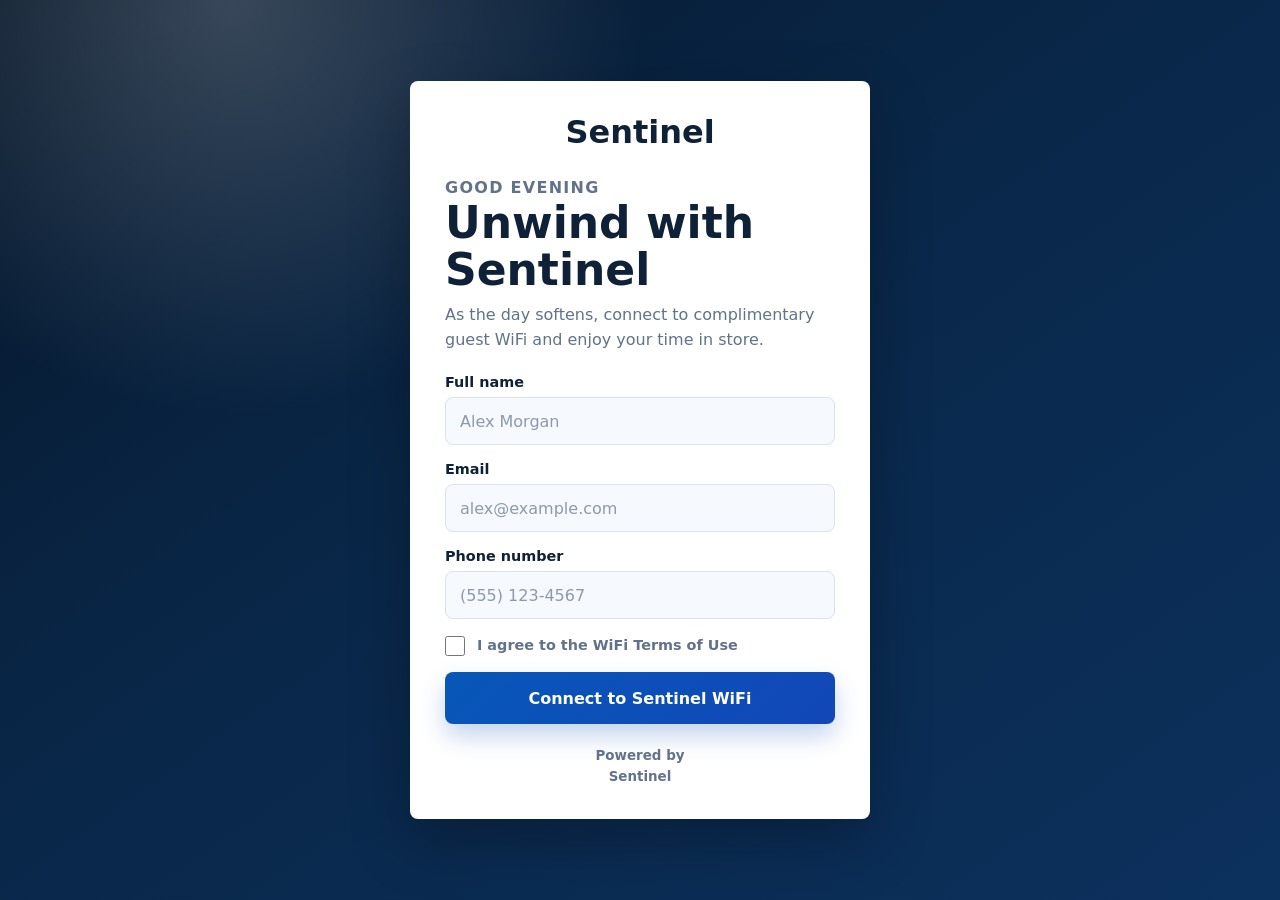
<file: index.html>
<!doctype html>
<html lang="en">
  <head>
    <meta charset="utf-8">
    <meta name="viewport" content="width=device-width, initial-scale=1">
    <meta name="description" content="Sentinel guest WiFi captive portal">
    <title>Sentinel Guest WiFi</title>
    <link rel="stylesheet" href="styles.css">
  </head>
  <body>
    <main class="page-shell">
      <section class="portal-card" aria-labelledby="portal-title">
        <div class="logo-wrap" aria-label="Sentinel">
          <span class="sentinel-logo">Sentinel</span>
        </div>

        <header class="portal-header">
          <p id="timeGreeting" class="time-greeting">Welcome in</p>
          <h1 id="portal-title">Settle in with Sentinel</h1>
          <p id="welcomeCopy">A few details, a quick hello, and you are connected to our complimentary guest WiFi.</p>
        </header>

        <div id="statusMessage" class="status-message" role="status" aria-live="polite" hidden></div>

        <form id="wifiForm" novalidate>
          <div class="field-group">
            <label for="fullName">Full name</label>
            <input id="fullName" name="full_name" type="text" autocomplete="name" placeholder="Alex Morgan">
          </div>

          <div class="field-group">
            <label for="email">Email</label>
            <input id="email" name="email" type="email" autocomplete="email" inputmode="email" placeholder="alex@example.com">
          </div>

          <div class="field-group">
            <label for="phone">Phone number</label>
            <input id="phone" name="phone" type="tel" autocomplete="tel" inputmode="tel" placeholder="(555) 123-4567">
          </div>

          <label class="terms-row" for="acceptedTerms">
            <input id="acceptedTerms" name="accepted_terms" type="checkbox">
            <span>I agree to the WiFi Terms of Use</span>
          </label>

          <input id="mac" name="mac" type="hidden">
          <input id="ip" name="ip" type="hidden">
          <input id="locationId" name="location_id" type="hidden">
          <input id="nasid" name="nasid" type="hidden">
          <input id="sessionId" name="session_id" type="hidden">
          <input id="redirectUrl" name="redirect_url" type="hidden">

          <button id="submitButton" class="connect-button" type="submit">
            <span class="button-text">Connect to Sentinel WiFi</span>
            <span class="button-spinner" aria-hidden="true"></span>
          </button>
        </form>

        <footer class="portal-footer">
          <span>Powered by</span>
          <strong>Sentinel</strong>
        </footer>
      </section>
    </main>

    <script src="script.js"></script>
  </body>
</html>
</file>
<file: styles.css>
:root {
  color-scheme: light;
  --bg: #061629;
  --bg-soft: #0c315d;
  --card: #ffffff;
  --ink: #0f2137;
  --muted: #62728a;
  --line: #d9e2ee;
  --field: #f6f9fd;
  --primary: #0757b8;
  --primary-dark: #064995;
  --success: #0f7a4f;
  --success-bg: #e8f7ef;
  --error: #b42318;
  --error-bg: #fff0ed;
  --shadow: 0 22px 60px rgba(0, 0, 0, 0.28);
}

* {
  box-sizing: border-box;
}

html {
  min-height: 100%;
}

body {
  min-height: 100vh;
  margin: 0;
  font-family: system-ui, -apple-system, BlinkMacSystemFont, "Segoe UI", sans-serif;
  color: var(--ink);
  background:
    radial-gradient(circle at 18% 0%, rgba(255, 255, 255, 0.2), transparent 26rem),
    linear-gradient(145deg, var(--bg) 0%, #092647 42%, var(--bg-soft) 100%);
}

button,
input {
  font: inherit;
}

.page-shell {
  min-height: 100vh;
  display: grid;
  place-items: center;
  padding: 24px 16px;
}

.portal-card {
  width: min(100%, 460px);
  padding: 28px;
  border: 1px solid rgba(255, 255, 255, 0.25);
  border-radius: 8px;
  background: var(--card);
  box-shadow: var(--shadow);
}

.logo-wrap {
  display: flex;
  align-items: center;
  justify-content: center;
  margin-bottom: 28px;
}

.sentinel-logo {
  color: var(--ink);
  font-size: 2rem;
  font-weight: 900;
  line-height: 1;
}

.brand-kicker,
.store-label,
.time-greeting,
.portal-header p,
.portal-footer {
  margin: 0;
}

.brand-kicker {
  color: var(--ink);
  font-size: 1rem;
  font-weight: 800;
}

.store-label {
  margin-top: 2px;
  color: var(--muted);
  font-size: 0.875rem;
  font-weight: 500;
}

.portal-header {
  margin-bottom: 22px;
}

.time-greeting {
  margin-bottom: 8px;
  color: var(--primary);
  font-size: 0.82rem;
  font-weight: 800;
  letter-spacing: 0.08em;
  text-transform: uppercase;
}

.portal-header h1 {
  margin: 0 0 10px;
  color: var(--ink);
  font-size: clamp(2rem, 10vw, 2.75rem);
  line-height: 1.05;
  letter-spacing: 0;
}

.portal-header p {
  color: var(--muted);
  font-size: 1rem;
  line-height: 1.55;
}

form {
  display: grid;
  gap: 16px;
}

.field-group {
  display: grid;
  gap: 7px;
}

label {
  color: var(--ink);
  font-size: 0.9rem;
  font-weight: 700;
}

input[type="text"],
input[type="email"],
input[type="tel"] {
  width: 100%;
  min-height: 48px;
  border: 1px solid var(--line);
  border-radius: 8px;
  background: var(--field);
  color: var(--ink);
  padding: 12px 14px;
  outline: none;
  transition: border-color 160ms ease, box-shadow 160ms ease, background 160ms ease;
}

input::placeholder {
  color: #8c9aab;
}

input[type="text"]:focus,
input[type="email"]:focus,
input[type="tel"]:focus {
  border-color: var(--primary);
  background: #ffffff;
  box-shadow: 0 0 0 4px rgba(10, 79, 179, 0.14);
}

.terms-row {
  display: grid;
  grid-template-columns: 22px 1fr;
  align-items: start;
  gap: 10px;
  color: var(--muted);
  font-size: 0.9rem;
  font-weight: 600;
  line-height: 1.45;
  cursor: pointer;
}

.terms-row input {
  width: 20px;
  height: 20px;
  margin: 1px 0 0;
  accent-color: var(--primary);
}

.connect-button {
  min-height: 52px;
  display: inline-flex;
  align-items: center;
  justify-content: center;
  gap: 10px;
  width: 100%;
  border: 0;
  border-radius: 8px;
  background: linear-gradient(135deg, var(--primary) 0%, #1247b8 100%);
  color: #ffffff;
  cursor: pointer;
  font-weight: 800;
  box-shadow: 0 12px 24px rgba(10, 79, 179, 0.24);
  transition: transform 160ms ease, background 160ms ease, box-shadow 160ms ease;
}

.connect-button:hover {
  background: linear-gradient(135deg, var(--primary-dark) 0%, #103f9d 100%);
  box-shadow: 0 14px 28px rgba(10, 79, 179, 0.3);
  transform: translateY(-1px);
}

.connect-button:disabled {
  cursor: wait;
  opacity: 0.78;
  transform: none;
}

.button-spinner {
  width: 18px;
  height: 18px;
  display: none;
  border: 2px solid rgba(255, 255, 255, 0.4);
  border-top-color: #ffffff;
  border-radius: 999px;
  animation: spin 850ms linear infinite;
}

.connect-button.is-loading .button-spinner {
  display: inline-block;
}

.status-message {
  margin-bottom: 16px;
  padding: 12px 14px;
  border-radius: 8px;
  font-size: 0.92rem;
  font-weight: 700;
  line-height: 1.45;
}

.status-message.success {
  color: var(--success);
  background: var(--success-bg);
}

.status-message.error {
  color: var(--error);
  background: var(--error-bg);
}

.portal-footer {
  margin-top: 24px;
  display: flex;
  flex-direction: column;
  align-items: center;
  justify-content: center;
  gap: 6px;
  color: var(--muted);
  text-align: center;
  font-size: 0.84rem;
  font-weight: 600;
}

@keyframes spin {
  to {
    transform: rotate(360deg);
  }
}

@media (min-width: 640px) {
  .page-shell {
    padding: 44px 24px;
  }

  .portal-card {
    padding: 34px;
  }
}
</file>
